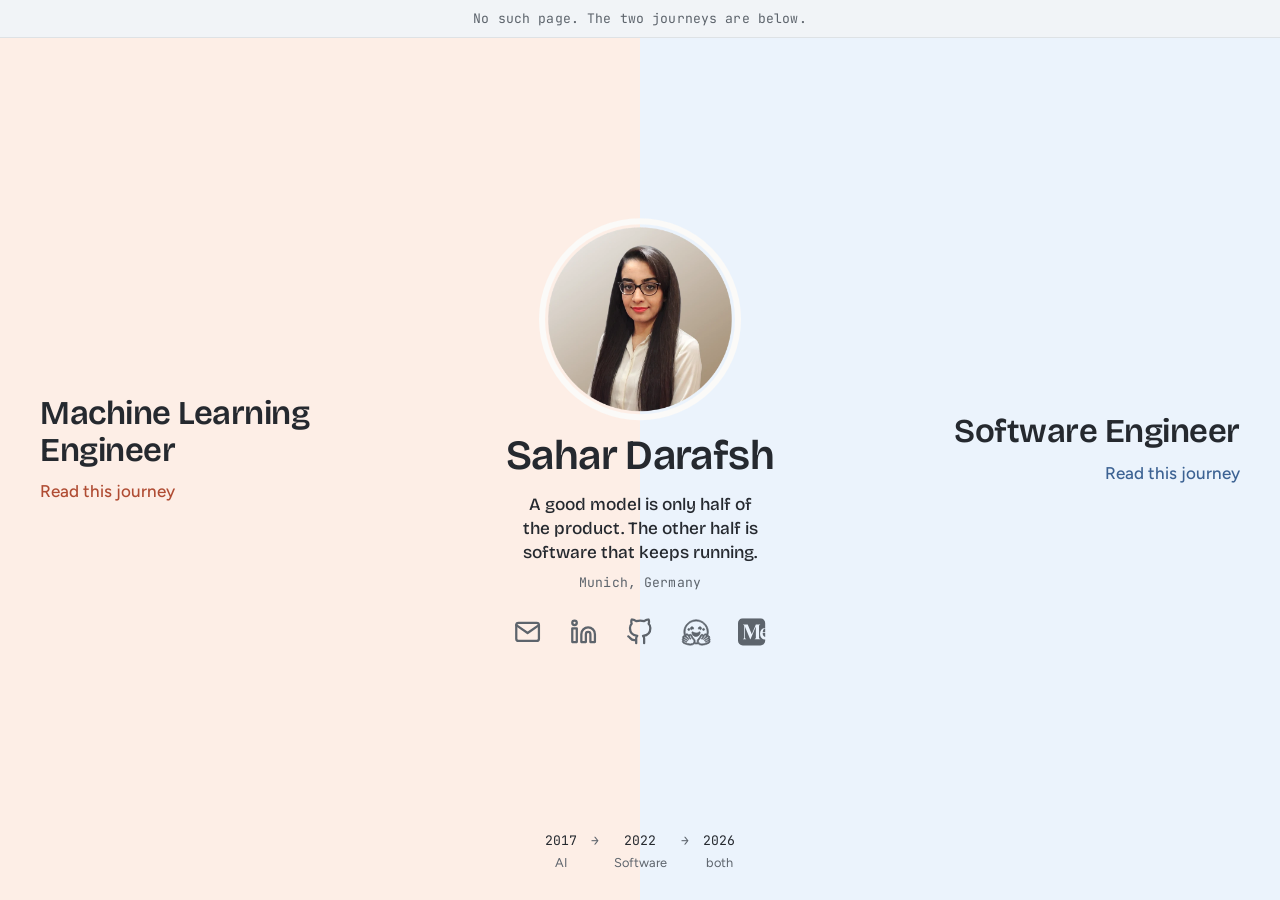
<file: index.html>
<!doctype html>
<html lang="en">
  <head>
    <meta charset="UTF-8" />
    <meta name="viewport" content="width=device-width, initial-scale=1.0" />
    <meta name="author" content="Sahar Darafsh" />
    <link rel="icon" type="image/svg+xml" href="/favicon.svg" />
    <meta name="theme-color" content="#fcfcfa" />
    <meta property="og:type" content="website" />
    <meta property="og:site_name" content="Sahar Darafsh" />
    <meta property="og:locale" content="en_US" />
    <meta name="twitter:card" content="summary_large_image" />

    <!-- Title, description, canonical, Open Graph and JSON-LD are per route: scripts/prerender.mjs -->
    <title>Sahar Darafsh · Machine Learning and Software Engineer</title>
    <meta name="description" content="Sahar Darafsh, Machine Learning Engineer and Software Engineer in Munich. MSc in AI and Robotics, 4.5 years of Java, open-source computer vision on Hugging Face and PyPI." />
    <meta name="robots" content="index, follow" />
    <link rel="canonical" href="https://sdrfsh.github.io/" />
    <meta property="og:url" content="https://sdrfsh.github.io/" />
    <meta property="og:title" content="Sahar Darafsh · Machine Learning and Software Engineer" />
    <meta property="og:description" content="Sahar Darafsh, Machine Learning Engineer and Software Engineer in Munich. MSc in AI and Robotics, 4.5 years of Java, open-source computer vision on Hugging Face and PyPI." />
    <meta property="og:image" content="https://sdrfsh.github.io/og-image.png" />
    <meta property="og:image:type" content="image/png" />
    <meta property="og:image:width" content="1200" />
    <meta property="og:image:height" content="630" />
    <meta property="og:image:alt" content="Sahar Darafsh, Machine Learning Engineer and Software Engineer in Munich" />
    <meta name="twitter:title" content="Sahar Darafsh · Machine Learning and Software Engineer" />
    <meta name="twitter:description" content="Sahar Darafsh, Machine Learning Engineer and Software Engineer in Munich. MSc in AI and Robotics, 4.5 years of Java, open-source computer vision on Hugging Face and PyPI." />
    <meta name="twitter:image" content="https://sdrfsh.github.io/og-image.png" />
    <meta name="twitter:image:alt" content="Sahar Darafsh, Machine Learning Engineer and Software Engineer in Munich" />
    <script type="application/ld+json">{"@context":"https://schema.org","@graph":[{"@type":"WebSite","@id":"https://sdrfsh.github.io/#website","url":"https://sdrfsh.github.io/","name":"Sahar Darafsh","inLanguage":"en"},{"@type":"ProfilePage","@id":"https://sdrfsh.github.io/","url":"https://sdrfsh.github.io/","name":"Sahar Darafsh · Machine Learning and Software Engineer","description":"Sahar Darafsh, Machine Learning Engineer and Software Engineer in Munich. MSc in AI and Robotics, 4.5 years of Java, open-source computer vision on Hugging Face and PyPI.","inLanguage":"en","isPartOf":{"@id":"https://sdrfsh.github.io/#website"},"mainEntity":{"@id":"https://sdrfsh.github.io/#person"}},{"@type":"Person","@id":"https://sdrfsh.github.io/#person","name":"Sahar Darafsh","url":"https://sdrfsh.github.io/","image":"https://sdrfsh.github.io/og-image.webp","email":"mailto:sahar.drfsh@gmail.com","jobTitle":["Machine Learning Engineer","Software Engineer"],"address":{"@type":"PostalAddress","addressLocality":"Munich","addressCountry":"DE"},"alumniOf":[{"@type":"CollegeOrUniversity","name":"Amirkabir University of Technology"},{"@type":"CollegeOrUniversity","name":"Isfahan University of Technology"}],"knowsLanguage":["English","German","Persian"],"knowsAbout":["Machine Learning","Deep Learning","Computer Vision","Activity Recognition","PyTorch","TensorFlow","OpenCV","Model Context Protocol","RAG","Python","Java","Spring Framework","Test-Driven Development","CI/CD","SonarQube","Docker","Amazon Web Services"],"sameAs":["https://www.linkedin.com/in/sdrfsh/","https://github.com/sdrfsh","https://huggingface.co/sdrfsh","https://medium.com/@sdrfsh"]}]}</script>

    <script>
      // Old hash URLs (/#/ml) become path URLs (/ml) before analytics and the router read the location.
      if (location.hash.startsWith("#/")) history.replaceState(null, "", location.hash.slice(1));
    </script>
    <script async src="https://www.googletagmanager.com/gtag/js?id=G-B7HSXGJV92"></script>
    <script>
      window.dataLayer = window.dataLayer || [];
      function gtag() {
        dataLayer.push(arguments);
      }
      gtag("js", new Date());
      gtag("config", "G-B7HSXGJV92");
    </script>
    <link rel="preconnect" href="https://fonts.googleapis.com" />
    <link rel="preconnect" href="https://fonts.gstatic.com" crossorigin />
    <link
      href="https://fonts.googleapis.com/css2?family=Bricolage+Grotesque:opsz,wght@12..96,500;12..96,600;12..96,700&family=Figtree:wght@400;500;600&family=JetBrains+Mono:wght@400;500&display=swap"
      rel="stylesheet"
    />
    <script type="module" crossorigin src="/assets/index-DTSLbfi1.js"></script>
    <link rel="stylesheet" crossorigin href="/assets/index-CEceZxzV.css">
  </head>
  <body>
    <div id="app" data-prerendered="/"><main class="landing" data-v-9e3d6e36><!----><div class="fork" data-v-9e3d6e36><!--[--><a href="/ml" class="door side-left" data-track="ml" data-v-9e3d6e36 data-v-94a40d3f><span class="door-inner" data-v-94a40d3f><h2 class="headline" data-v-94a40d3f>Machine Learning Engineer</h2><span class="cta" data-v-94a40d3f>Read this journey</span></span></a><a href="/software" class="door side-right" data-track="software" data-v-9e3d6e36 data-v-94a40d3f><span class="door-inner" data-v-94a40d3f><h2 class="headline" data-v-94a40d3f>Software Engineer</h2><span class="cta" data-v-94a40d3f>Read this journey</span></span></a><!--]--><div class="seam" data-v-9e3d6e36><div class="portrait" style="view-transition-name:portrait;" data-v-9e3d6e36><img src="/assets/portrait-Laac6qXs.webp" alt="Portrait of Sahar Darafsh" width="320" height="320" fetchpriority="high" decoding="async" data-v-9e3d6e36></div><h1 tabindex="-1" data-v-9e3d6e36>Sahar Darafsh</h1><p class="tie" data-v-9e3d6e36>A good model is only half of the product. The other half is software that keeps running.</p><p class="where mono" data-v-9e3d6e36>Munich, Germany</p><nav class="contact" aria-label="Contact" data-v-9e3d6e36><!--[--><a href="mailto:sahar.drfsh@gmail.com" aria-label="Email" title="Email" data-v-9e3d6e36><svg class="icon" viewbox="0 0 24 24" fill="none" stroke="currentColor" stroke-width="2" stroke-linecap="round" stroke-linejoin="round" aria-hidden="true" data-v-9e3d6e36 data-v-d94f4dd2><!--[--><path d="M4 4h16c1.1 0 2 .9 2 2v12c0 1.1-.9 2-2 2H4c-1.1 0-2-.9-2-2V6c0-1.1.9-2 2-2z" data-v-d94f4dd2></path><polyline points="22 6 12 13 2 6" data-v-d94f4dd2></polyline><!--]--></svg></a><a href="https://www.linkedin.com/in/sdrfsh/" aria-label="LinkedIn" title="LinkedIn" target="_blank" rel="noopener" data-v-9e3d6e36><svg class="icon" viewbox="0 0 24 24" fill="none" stroke="currentColor" stroke-width="2" stroke-linecap="round" stroke-linejoin="round" aria-hidden="true" data-v-9e3d6e36 data-v-d94f4dd2><!--[--><path d="M16 8a6 6 0 0 1 6 6v7h-4v-7a2 2 0 0 0-2-2 2 2 0 0 0-2 2v7h-4v-7a6 6 0 0 1 6-6z" data-v-d94f4dd2></path><rect x="2" y="9" width="4" height="12" data-v-d94f4dd2></rect><circle cx="4" cy="4" r="2" data-v-d94f4dd2></circle><!--]--></svg></a><a href="https://github.com/sdrfsh" aria-label="GitHub" title="GitHub" target="_blank" rel="noopener" data-v-9e3d6e36><svg class="icon" viewbox="0 0 24 24" fill="none" stroke="currentColor" stroke-width="2" stroke-linecap="round" stroke-linejoin="round" aria-hidden="true" data-v-9e3d6e36 data-v-d94f4dd2><path d="M9 19c-5 1.5-5-2.5-7-3m14 6v-3.87a3.37 3.37 0 0 0-.94-2.61c3.14-.35 6.44-1.54 6.44-7A5.44 5.44 0 0 0 20 4.77 5.07 5.07 0 0 0 19.91 1S18.73.65 16 2.48a13.38 13.38 0 0 0-7 0C6.27.65 5.09 1 5.09 1A5.07 5.07 0 0 0 5 4.77a5.44 5.44 0 0 0-1.5 3.78c0 5.42 3.3 6.61 6.44 7A3.37 3.37 0 0 0 9 18.13V22" data-v-d94f4dd2></path></svg></a><a href="https://huggingface.co/sdrfsh" aria-label="Hugging Face" title="Hugging Face" target="_blank" rel="noopener" data-v-9e3d6e36><svg class="icon hf-icon" viewbox="0 0 24 24" fill="currentColor" fill-rule="evenodd" stroke="currentColor" stroke-width="0.55" stroke-linejoin="round" aria-hidden="true" data-v-9e3d6e36 data-v-d94f4dd2><path d="M16.781 3.277c2.997 1.704 4.844 4.851 4.844 8.258 0 .995-.155 1.955-.443 2.857a1.332 1.332 0 011.125.4 1.41 1.41 0 01.2 1.723c.204.165.352.385.428.632l.017.062c.06.222.12.69-.2 1.166.244.37.279.836.093 1.236-.255.57-.893 1.018-2.128 1.5l-.202.078-.131.048c-.478.173-.89.295-1.061.345l-.086.024c-.89.243-1.808.375-2.732.394-1.32 0-2.3-.36-2.923-1.067a9.852 9.852 0 01-3.18.018C9.778 21.647 8.802 22 7.494 22a11.249 11.249 0 01-2.541-.343l-.221-.06-.273-.08a16.574 16.574 0 01-1.175-.405c-1.237-.483-1.875-.93-2.13-1.501-.186-.4-.151-.867.093-1.236a1.42 1.42 0 01-.2-1.166c.069-.273.226-.516.447-.694a1.41 1.41 0 01.2-1.722c.233-.248.557-.391.917-.407l.078-.001a9.385 9.385 0 01-.44-2.85c0-3.407 1.847-6.554 4.844-8.258a9.822 9.822 0 019.687 0zM4.188 14.758c.125.687 2.357 2.35 2.14 2.707-.19.315-.796-.239-.948-.386l-.041-.04-.168-.147c-.561-.479-2.304-1.9-2.74-1.432-.43.46.119.859 1.055 1.42l.784.467.136.083c1.045.643 1.12.84.95 1.113-.188.295-3.07-2.1-3.34-1.083-.27 1.011 2.942 1.304 2.744 2.006-.2.7-2.265-1.324-2.685-.537-.425.79 2.913 1.718 2.94 1.725l.16.04.175.042c1.227.284 3.565.65 4.435-.604.673-.973.64-1.709-.248-2.61l-.057-.057c-.945-.928-1.495-2.288-1.495-2.288l-.017-.058-.025-.072c-.082-.22-.284-.639-.63-.584-.46.073-.798 1.21.12 1.933l.05.038c.977.721-.195 1.21-.573.534l-.058-.104-.143-.25c-.463-.799-1.282-2.111-1.739-2.397-.532-.332-.907-.148-.782.541zm14.842-.541c-.533.335-1.563 2.074-1.94 2.751a.613.613 0 01-.687.302.436.436 0 01-.176-.098.303.303 0 01-.049-.06l-.014-.028-.008-.02-.007-.019-.003-.013-.003-.017a.289.289 0 01-.004-.048c0-.12.071-.266.25-.427.026-.024.054-.047.084-.07l.047-.036c.022-.016.043-.032.063-.049.883-.71.573-1.81.131-1.917l-.031-.006-.056-.004a.368.368 0 00-.062.006l-.028.005-.042.014-.039.017-.028.015-.028.019-.036.027-.023.02c-.173.158-.273.428-.31.542l-.016.054s-.53 1.309-1.439 2.234l-.054.054c-.365.358-.596.69-.702 1.018-.143.437-.066.868.21 1.353.055.097.117.195.187.296.882 1.275 3.282.876 4.494.59l.286-.07.25-.074c.276-.084.736-.233 1.2-.42l.188-.077.065-.028.064-.028.124-.056.081-.038c.529-.252.964-.543.994-.827l.001-.036a.299.299 0 00-.037-.139c-.094-.176-.271-.212-.491-.168l-.045.01c-.044.01-.09.024-.136.04l-.097.035-.054.022c-.559.23-1.238.705-1.607.745h.006a.452.452 0 01-.05.003h-.024l-.024-.003-.023-.005c-.068-.016-.116-.06-.14-.142a.22.22 0 01-.005-.1c.062-.345.958-.595 1.713-.91l.066-.028c.528-.224.97-.483.985-.832v-.04a.47.47 0 00-.016-.098c-.048-.18-.175-.251-.36-.251-.785 0-2.55 1.36-2.92 1.36-.025 0-.048-.007-.058-.024a.6.6 0 01-.046-.088c-.1-.238.068-.462 1.06-1.066l.209-.126c.538-.32 1.01-.588 1.341-.831.29-.212.475-.406.503-.6l.003-.028c.008-.113-.038-.227-.147-.344a.266.266 0 00-.07-.054l-.034-.015-.013-.005a.403.403 0 00-.13-.02c-.162 0-.369.07-.595.18-.637.313-1.431.952-1.826 1.285l-.249.215-.033.033c-.08.078-.288.27-.493.386l-.071.037-.041.019a.535.535 0 01-.122.036h.005a.346.346 0 01-.031.003l.01-.001-.013.001c-.079.005-.145-.021-.19-.095a.113.113 0 01-.014-.065c.027-.465 2.034-1.991 2.152-2.642l.009-.048c.1-.65-.271-.817-.791-.493zM11.938 2.984c-4.798 0-8.688 3.829-8.688 8.55 0 .692.083 1.364.24 2.008l.008-.009c.252-.298.612-.46 1.017-.46.355.008.699.117.993.312.22.14.465.384.715.694.261-.372.69-.598 1.15-.605.852 0 1.367.728 1.562 1.383l.047.105.06.127c.192.396.595 1.139 1.143 1.68 1.06 1.04 1.324 2.115.8 3.266a8.865 8.865 0 002.024-.014c-.505-1.12-.26-2.17.74-3.186l.066-.066c.695-.684 1.157-1.69 1.252-1.912.195-.655.708-1.383 1.56-1.383.46.007.889.233 1.15.605.25-.31.495-.553.718-.694a1.87 1.87 0 01.99-.312c.357 0 .682.126.925.36.14-.61.215-1.245.215-1.898 0-4.722-3.89-8.55-8.687-8.55zm1.857 8.926l.439-.212c.553-.264.89-.383.89.152 0 1.093-.771 3.208-3.155 3.262h-.184c-2.325-.052-3.116-2.06-3.156-3.175l-.001-.087c0-1.107 1.452.586 3.25.586.716 0 1.379-.272 1.917-.526zm4.017-3.143c.45 0 .813.358.813.8 0 .441-.364.8-.813.8a.806.806 0 01-.812-.8c0-.442.364-.8.812-.8zm-11.624 0c.448 0 .812.358.812.8 0 .441-.364.8-.812.8a.806.806 0 01-.813-.8c0-.442.364-.8.813-.8zm7.79-.841c.32-.384.846-.54 1.33-.394.483.146.83.564.878 1.06.048.495-.212.97-.659 1.203-.322.168-.447-.477-.767-.585l.002-.003c-.287-.098-.772.362-.925.079a1.215 1.215 0 01.14-1.36zm-4.323 0c.322.384.377.92.14 1.36-.152.283-.64-.177-.925-.079l.003.003c-.108.036-.194.134-.273.24l-.118.165c-.11.15-.22.262-.377.18a1.226 1.226 0 01-.658-1.204c.048-.495.395-.913.878-1.059a1.262 1.262 0 011.33.394z" data-v-d94f4dd2></path></svg></a><a href="https://medium.com/@sdrfsh" aria-label="Medium" title="Medium" target="_blank" rel="noopener" data-v-9e3d6e36><svg class="icon brand" viewbox="0 0 24 24" fill="currentColor" aria-hidden="true" data-v-9e3d6e36 data-v-d94f4dd2><path d="M4.21 0A4.201 4.201 0 0 0 0 4.21v15.58A4.201 4.201 0 0 0 4.21 24h15.58A4.201 4.201 0 0 0 24 19.79v-1.093c-.137.013-.278.02-.422.02-2.577 0-4.027-2.146-4.09-4.832a7.592 7.592 0 0 1 .022-.708c.093-1.186.475-2.241 1.105-3.022a3.885 3.885 0 0 1 1.395-1.1c.468-.237 1.127-.367 1.664-.367h.023c.101 0 .202.004.303.01V4.211A4.201 4.201 0 0 0 19.79 0Zm.198 5.583h4.165l3.588 8.435 3.59-8.435h3.864v.146l-.019.004c-.705.16-1.063.397-1.063 1.254h-.003l.003 10.274c.06.676.424.885 1.063 1.03l.02.004v.145h-4.923v-.145l.019-.005c.639-.144.994-.353 1.054-1.03V7.267l-4.745 11.15h-.261L6.15 7.569v9.445c0 .857.358 1.094 1.063 1.253l.02.004v.147H4.405v-.147l.019-.004c.705-.16 1.065-.397 1.065-1.253V6.987c0-.857-.358-1.094-1.064-1.254l-.018-.004zm19.25 3.668c-1.086.023-1.733 1.323-1.813 3.124H24V9.298a1.378 1.378 0 0 0-.342-.047Zm-1.862 3.632c-.1 1.756.86 3.239 2.204 3.634v-3.634z" data-v-d94f4dd2></path></svg></a><!--]--></nav></div><ol class="strip" aria-label="Timeline" data-v-9e3d6e36><!--[--><li data-v-9e3d6e36><span class="stop" data-v-9e3d6e36><span class="year" data-v-9e3d6e36>2017</span><span class="label" data-v-9e3d6e36>AI</span></span></li><li data-v-9e3d6e36><span class="stop" data-v-9e3d6e36><span class="year" data-v-9e3d6e36>2022</span><span class="label" data-v-9e3d6e36>Software</span></span></li><li data-v-9e3d6e36><span class="stop" data-v-9e3d6e36><span class="year" data-v-9e3d6e36>2026</span><span class="label" data-v-9e3d6e36>both</span></span></li><!--]--></ol></div></main></div>
  </body>
</html>
</file>
<file: assets/index-CEceZxzV.css>
:root{--lightningcss-light:initial;--lightningcss-dark: ;color-scheme:light;--bg:#fbfaf8;--paper:#fff;--ink:#25292f;--muted:#5d646c;--line:#dee2e5;--soft:#f1f4f7;--accent-ml:#b04c33;--accent-ml-soft:#ffe5d8;--accent-sw:#3c6293;--accent-sw-soft:#deedff;--accent:var(--accent-sw);--accent-soft:var(--accent-sw-soft);--font-display:"Bricolage Grotesque", system-ui, sans-serif;--font-body:"Figtree", system-ui, sans-serif;--font-mono:"JetBrains Mono", ui-monospace, monospace;--measure:66ch;--page:1040px;--gutter:clamp(1.25rem, 4vw, 2.5rem);--header-h:3.5rem;--vt-duration:.42s;--vt-ease:cubic-bezier(.22, .61, .36, 1)}[data-track=ml]{--accent:var(--accent-ml);--accent-soft:var(--accent-ml-soft)}[data-track=software],html[data-warm=software][data-track=ml],html[data-warm=software] [data-track=ml]{--accent:var(--accent-sw);--accent-soft:var(--accent-sw-soft)}html[data-warm=software][data-track=software],html[data-warm=software] [data-track=software]{--accent:var(--accent-ml);--accent-soft:var(--accent-ml-soft)}*,:before,:after{box-sizing:border-box}html{scroll-behavior:smooth;scroll-padding-top:calc(var(--header-h) + 1rem)}html[data-vt]{scroll-behavior:auto}section[id]{scroll-margin-top:calc(var(--header-h) + 1rem)}body{background:var(--bg);color:var(--ink);font-family:var(--font-body);-webkit-font-smoothing:antialiased;margin:0;font-size:1.0625rem;line-height:1.6}img{max-width:100%;display:block}h1,h2,h3,h4{font-family:var(--font-display);text-wrap:balance;margin:0;line-height:1.1}h1:focus{outline:none}p{max-width:var(--measure);margin:0}ul,ol{margin:0;padding:0;list-style:none}a{color:inherit;text-underline-offset:3px;text-decoration-thickness:1px;-webkit-text-decoration-color:color-mix(in srgb, var(--accent) 80%, transparent);text-decoration-color:color-mix(in srgb, var(--accent) 80%, transparent)}a:hover{-webkit-text-decoration-color:var(--accent);text-decoration-color:var(--accent)}:focus-visible{outline:2px solid var(--accent);outline-offset:3px;border-radius:3px}button{font:inherit;color:inherit}.container{max-width:var(--page);padding-inline:var(--gutter);margin-inline:auto}.mono{font-family:var(--font-mono);letter-spacing:.01em;color:var(--muted);font-size:.82rem}.eyebrow{font-family:var(--font-mono);letter-spacing:.08em;text-transform:uppercase;color:var(--muted);font-size:.74rem}html.js [data-reveal]{opacity:0;transition:opacity .5s,translate .5s;transition-delay:calc(var(--i,0) * 60ms);translate:0 12px}html.js [data-reveal].is-in{opacity:1;translate:none}@media (prefers-reduced-motion:reduce){[data-reveal]{opacity:1!important;transition:none!important;translate:none!important}*,:before,:after{transition:none!important;animation:none!important}}::view-transition-group(*){animation-duration:var(--vt-duration);animation-timing-function:var(--vt-ease)}::view-transition-old(root){animation-duration:var(--vt-duration);animation-timing-function:var(--vt-ease);mix-blend-mode:normal}::view-transition-new(root){animation-duration:var(--vt-duration);animation-timing-function:var(--vt-ease);mix-blend-mode:normal}::view-transition-group(portrait){z-index:3}::view-transition-group(journey-header){z-index:4}::view-transition-group(track-indicator){z-index:5}:root[data-vt-to=ml]::view-transition-old(root){animation-name:vt-exit-right}:root[data-vt-to=ml]::view-transition-new(root){animation-name:vt-enter-left}:root[data-vt-to=software]::view-transition-old(root){animation-name:vt-exit-left}:root[data-vt-to=software]::view-transition-new(root){animation-name:vt-enter-right}:root[data-vt=return][data-vt-from=ml]::view-transition-old(root){animation-name:vt-exit-left}:root[data-vt=return][data-vt-from=ml]::view-transition-new(root){animation-name:vt-enter-right}:root[data-vt=return][data-vt-from=software]::view-transition-old(root){animation-name:vt-exit-right}:root[data-vt=return][data-vt-from=software]::view-transition-new(root){animation-name:vt-enter-left}@keyframes vt-exit-left{to{transform:translate(-100%)}}@keyframes vt-enter-left{0%{transform:translate(-100%)}}@keyframes vt-exit-right{to{transform:translate(100%)}}@keyframes vt-enter-right{0%{transform:translate(100%)}}.door[data-v-94a40d3f]{padding:var(--gutter);color:var(--ink);background:color-mix(in srgb, var(--accent-soft) 55%, var(--bg));align-content:center;text-decoration:none;transition:background-color .32s,opacity .32s;display:grid}.door[data-v-94a40d3f]:hover,.door[data-v-94a40d3f]:focus-visible{background:color-mix(in srgb, var(--accent-soft) 90%, var(--bg))}.door[data-v-94a40d3f]:focus-visible{outline-offset:-6px;border-radius:0}.door-inner[data-v-94a40d3f]{gap:.6rem;max-width:min(26rem,50vw - 15rem);display:grid}.side-left .door-inner[data-v-94a40d3f]{text-align:left;justify-self:start}.side-right .door-inner[data-v-94a40d3f]{text-align:right;justify-self:end}.headline[data-v-94a40d3f]{letter-spacing:-.015em;font-size:clamp(1.5rem,2.6vw,2.35rem);font-weight:600}.cta[data-v-94a40d3f]{color:var(--accent);font-weight:500}@media (width<=650px){.door[data-v-94a40d3f]{min-height:7.5rem;padding:1.25rem var(--gutter)}.door-inner[data-v-94a40d3f],.side-right .door-inner[data-v-94a40d3f]{text-align:left;justify-self:start;max-width:none}.headline[data-v-94a40d3f]{font-size:1.45rem}}.icon[data-v-d94f4dd2]{flex-shrink:0;width:1.15em;height:1.15em}.icon.hf-icon[data-v-d94f4dd2]{width:1.3em;height:1.3em}.landing[data-v-9e3d6e36]{min-height:100svh;display:grid}.notice[data-v-9e3d6e36]{inset-inline:0;z-index:2;padding:.5rem var(--gutter);text-align:center;background:var(--soft);border-bottom:1px solid var(--line);max-width:none;margin:0;position:absolute;top:0}.fork[data-v-9e3d6e36]{--seam-w:min(27rem, 90vw);--grown:calc(50% + var(--seam-w) / 2 + 15px);grid-template-columns:1fr 1fr;min-height:100svh;transition:grid-template-columns .36s;display:grid;position:relative}.fork[data-v-9e3d6e36]:has(.door[data-track=ml]:focus-visible){grid-template-columns:var(--grown) 1fr}.fork[data-v-9e3d6e36]:has(.door[data-track=software]:focus-visible){grid-template-columns:1fr var(--grown)}@media (hover:hover){.fork[data-v-9e3d6e36]:has(.door[data-track=ml]:hover){grid-template-columns:var(--grown) 1fr}.fork[data-v-9e3d6e36]:has(.door[data-track=software]:hover){grid-template-columns:1fr var(--grown)}.fork:has(.door:hover) .door[data-v-9e3d6e36]:not(:hover){opacity:.82}}.seam[data-v-9e3d6e36]{width:var(--seam-w);text-align:center;pointer-events:none;justify-items:center;gap:.45rem;display:grid;position:absolute;top:50%;left:50%;transform:translate(-50%,-52%)}.portrait[data-v-9e3d6e36]{margin-bottom:.75rem}.portrait img[data-v-9e3d6e36]{width:clamp(140px,15vw,190px);height:auto;box-shadow:0 0 0 6px var(--bg);border-radius:50%}h1[data-v-9e3d6e36]{letter-spacing:-.015em;font-size:clamp(1.9rem,3.4vw,2.6rem);font-weight:600}.tie[data-v-9e3d6e36]{font-family:var(--font-display);text-wrap:balance;max-width:30ch;margin-top:.4rem;font-size:1.08rem;font-weight:500;line-height:1.4}.where[data-v-9e3d6e36]{max-width:none}.contact[data-v-9e3d6e36]{pointer-events:auto;gap:.25rem;margin-top:.35rem;display:flex}.contact a[data-v-9e3d6e36]{width:3.25rem;height:3.25rem;color:var(--muted);border-radius:50%;place-items:center;display:inline-grid}.contact a[data-v-9e3d6e36]:hover{color:var(--ink);background:color-mix(in srgb, var(--ink) 8%, transparent)}.contact[data-v-9e3d6e36] .icon{width:1.7rem;height:1.7rem}.contact[data-v-9e3d6e36] .icon.hf-icon{width:1.9rem;height:1.9rem}.strip[data-v-9e3d6e36]{inset-inline:0;pointer-events:none;justify-content:center;align-items:start;gap:.9rem;display:flex;position:absolute;bottom:clamp(1rem,3vh,2rem)}.strip li[data-v-9e3d6e36]{align-items:start;gap:.9rem;display:flex}.strip li+li[data-v-9e3d6e36]:before{content:"→";font-family:var(--font-mono);color:var(--muted);font-size:.82rem;line-height:1.6}.strip .stop[data-v-9e3d6e36]{justify-items:center;gap:.1rem;display:grid}.strip .year[data-v-9e3d6e36]{font-family:var(--font-mono);color:var(--ink);font-size:.82rem}.strip .label[data-v-9e3d6e36]{color:var(--muted);font-size:.8rem}@media (width<=650px){.fork[data-v-9e3d6e36]{grid-template-rows:auto auto auto auto;grid-template-columns:1fr;min-height:100svh}:is(.fork[data-v-9e3d6e36]:has(.door:hover),.fork[data-v-9e3d6e36]:has(.door:focus-visible)){grid-template-columns:1fr}.seam[data-v-9e3d6e36]{width:auto;padding:1.75rem var(--gutter) 1rem;pointer-events:auto;order:-1;gap:.3rem;position:static;transform:none}.portrait[data-v-9e3d6e36]{margin-bottom:.4rem}.portrait img[data-v-9e3d6e36]{width:112px}h1[data-v-9e3d6e36]{font-size:1.7rem}.tie[data-v-9e3d6e36]{font-size:.98rem}.strip[data-v-9e3d6e36]{padding:1rem var(--gutter) 1.25rem;position:static}}
</file>
<file: assets/JourneyView-Bb5EBAHw.css>
.toggle[data-v-a5701a29]{border:1px solid var(--line);background:var(--soft);border-radius:999px;flex-shrink:0;padding:3px;display:inline-flex}.seg[data-v-a5701a29]{min-width:3.4rem;height:1.9rem;color:var(--muted);white-space:nowrap;border-radius:999px;place-items:center;padding-inline:.75rem;font-size:.85rem;font-weight:500;text-decoration:none;display:inline-grid}.seg[data-v-a5701a29]:hover{color:var(--ink)}.seg[aria-current=page][data-v-a5701a29]{background:var(--ink);color:var(--bg);view-transition-name:track-indicator}.seg[data-v-a5701a29]:focus-visible{outline-offset:1px;border-radius:999px}.header[data-v-14e1791b]{z-index:10;background:color-mix(in srgb, var(--bg) 84%, transparent);-webkit-backdrop-filter:blur(10px);border-bottom:1px solid var(--line);position:sticky;top:0}.inner[data-v-14e1791b]{height:var(--header-h);align-items:center;gap:.75rem;display:flex}.wordmark[data-v-14e1791b]{font-family:var(--font-display);color:var(--ink);white-space:nowrap;margin-right:auto;font-size:1.02rem;font-weight:600;text-decoration:none}.initials[data-v-14e1791b]{display:none}.sections[data-v-14e1791b]{align-items:center;gap:.25rem 1.3rem;display:flex}.sections a[data-v-14e1791b]{color:var(--muted);font-size:.93rem;text-decoration:none}.sections a[data-v-14e1791b]:hover{color:var(--ink)}.sections a.active[data-v-14e1791b]{color:var(--ink);text-decoration:underline;-webkit-text-decoration-color:var(--accent);text-decoration-color:var(--accent);text-underline-offset:6px;font-weight:500;text-decoration-thickness:2px}.sections .cv-button[data-v-14e1791b]{background:var(--ink);color:var(--paper);white-space:nowrap;opacity:0;visibility:hidden;border-radius:999px;padding:.4rem .95rem;font-size:.86rem;font-weight:500;transition:opacity .18s,visibility .18s}.cv-visible .cv-button[data-v-14e1791b]{opacity:1;visibility:visible}.sections .cv-button[data-v-14e1791b]:hover{color:var(--paper);font-weight:700}.cv-short[data-v-14e1791b]{display:none}.menu-toggle[data-v-14e1791b]{border:1px solid var(--line);background:var(--paper);cursor:pointer;border-radius:8px;flex-direction:column;justify-content:center;gap:5px;width:2.25rem;height:2.25rem;padding:0;display:none}.bar[data-v-14e1791b]{background:var(--ink);border-radius:1px;width:1.1rem;height:2px;margin-inline:auto;transition:transform .15s,opacity .15s;display:block}.menu-toggle[aria-expanded=true] .bar[data-v-14e1791b]:first-child{transform:translateY(7px)rotate(45deg)}.menu-toggle[aria-expanded=true] .bar[data-v-14e1791b]:nth-child(2){opacity:0}.menu-toggle[aria-expanded=true] .bar[data-v-14e1791b]:nth-child(3){transform:translateY(-7px)rotate(-45deg)}@media (width<=880px){.menu-toggle[data-v-14e1791b]{display:flex}.sections[data-v-14e1791b]{inset-inline:0;padding:.75rem var(--gutter) 1.25rem;background:var(--paper);border-bottom:1px solid var(--line);opacity:0;visibility:hidden;pointer-events:none;flex-direction:column;align-items:flex-start;gap:.25rem;transition:transform .22s,opacity .2s,visibility .22s;position:absolute;top:100%;transform:translateY(-8px)}.sections.open[data-v-14e1791b]{opacity:1;visibility:visible;pointer-events:auto;transform:translateY(0)}.sections a[data-v-14e1791b]{width:100%;padding-block:.6rem}.sections .cv-button[data-v-14e1791b]{opacity:1;visibility:visible;width:auto;margin-top:.5rem}.cv-long[data-v-14e1791b]{display:none}.cv-short[data-v-14e1791b]{display:inline}}@media (width<=340px){.full[data-v-14e1791b]{display:none}.initials[data-v-14e1791b]{display:inline}}.hero[data-v-3cd8891c]{padding-block:clamp(2.5rem,7vw,5rem) clamp(2rem,5vw,3.5rem)}.grid[data-v-3cd8891c]{grid-template-columns:minmax(0,1fr) auto;align-items:start;gap:2rem 3rem;display:grid}h1[data-v-3cd8891c]{letter-spacing:-.02em;font-size:clamp(2rem,4.2vw,3.1rem);font-weight:700}.summary[data-v-3cd8891c]{color:var(--ink);white-space:pre-line;margin-top:1.1rem;font-size:1.08rem}.cv[data-v-3cd8891c]{background:var(--ink);color:var(--paper);border-radius:999px;align-items:baseline;gap:.4rem;margin-top:1.4rem;padding:.55rem 1.1rem;font-weight:500;text-decoration:none;transition:box-shadow .22s;display:inline-flex}.cv[data-v-3cd8891c]:hover{box-shadow:0 0 0 4px var(--accent-soft), 0 0 22px 6px var(--accent-soft);font-weight:700}.portrait img[data-v-3cd8891c]{width:clamp(96px,12vw,150px);height:auto;box-shadow:0 0 0 4px var(--accent-soft);border-radius:50%}@media (width<=650px){.grid[data-v-3cd8891c]{grid-template-columns:1fr}.portrait[data-v-3cd8891c]{order:-1}.portrait img[data-v-3cd8891c]{width:88px}}.thread[data-v-f5b5b16e]{padding-block:1rem 3rem}.movement[data-v-f5b5b16e]{border-top:1px solid var(--line);padding-block:clamp(2rem,5vw,3.5rem)}.movement-head[data-v-f5b5b16e]{gap:.35rem;margin-bottom:1.75rem;display:grid}.movement-head h2[data-v-f5b5b16e]{letter-spacing:-.01em;font-size:clamp(1.5rem,3vw,2.1rem);font-weight:600}.stops[data-v-f5b5b16e]{gap:2rem;display:grid;position:relative}.stop[data-v-f5b5b16e]{grid-template-columns:11.5rem minmax(0,1fr);gap:.5rem 1.5rem;display:grid;position:relative}.stop[data-v-f5b5b16e]:before{content:"";background:var(--accent);width:9px;height:9px;box-shadow:0 0 0 3px var(--bg);border-radius:50%;position:absolute;top:.45rem;left:11.9rem}.stops[data-v-f5b5b16e]:before{content:"";background:var(--line);width:1px;position:absolute;top:.6rem;bottom:.4rem;left:12.15rem}.period[data-v-f5b5b16e]{top:calc(var(--header-h) + 1rem);text-align:right;white-space:nowrap;align-self:start;max-width:none;padding-right:1.5rem;position:sticky}.body[data-v-f5b5b16e]{gap:.55rem;display:grid}.body h3[data-v-f5b5b16e]{font-size:1.15rem;font-weight:600}.claim a[data-v-f5b5b16e],.claim-text[data-v-f5b5b16e]{font-weight:500}.claim a.plain[data-v-f5b5b16e]{text-decoration:none}.qualifier[data-v-f5b5b16e],.note[data-v-f5b5b16e]{color:var(--muted)}.links[data-v-f5b5b16e]{flex-wrap:wrap;gap:.4rem 1.4rem;margin-top:.2rem;display:flex}.links a[data-v-f5b5b16e]{align-items:center;gap:.4rem;font-size:.95rem;font-weight:500;text-decoration:none;display:inline-flex}.links a[data-v-f5b5b16e]:hover{text-decoration:underline}.links .writeup a[data-v-f5b5b16e]{color:var(--muted);font-weight:400}.stop[data-kind=interlude] .body[data-v-f5b5b16e]{border-left:3px solid var(--accent-soft);max-width:52ch;padding:1rem 1.25rem}.lead[data-v-f5b5b16e]{font-family:var(--font-display);font-size:1.05rem;font-weight:500}.entries[data-v-f5b5b16e]{gap:.4rem;font-size:.95rem;display:grid}.entries li[data-v-f5b5b16e]{grid-template-columns:9rem minmax(0,1fr);gap:.75rem;display:grid}.cross[data-v-f5b5b16e]{color:var(--accent);justify-self:start;font-weight:500}.movement:not(.wide) .body p[data-v-f5b5b16e]{max-width:58ch}@media (width<=720px){.stop[data-v-f5b5b16e]{grid-template-columns:minmax(0,1fr);gap:.25rem;padding-left:1.25rem}.stop[data-v-f5b5b16e]:before{top:.5rem;left:-1px}.stops[data-v-f5b5b16e]:before{left:.25rem}.period[data-v-f5b5b16e]{text-align:left;padding-right:0;position:static}.entries li[data-v-f5b5b16e]{grid-template-columns:minmax(0,1fr);gap:.1rem}}.beat[data-v-0db9a920]{gap:.75rem;display:grid}h3[data-v-0db9a920]{font-size:1.15rem;font-weight:600}dl[data-v-0db9a920]{grid-template-columns:6rem minmax(0,1fr);gap:.45rem 1rem;margin:0;display:grid}dt[data-v-0db9a920]{font-family:var(--font-mono);letter-spacing:.08em;text-transform:uppercase;color:var(--muted);padding-top:.3rem;font-size:.72rem}dd[data-v-0db9a920]{max-width:62ch;margin:0}dd+dd[data-v-0db9a920]{grid-column:2}@media (width<=560px){dl[data-v-0db9a920]{grid-template-columns:minmax(0,1fr);gap:.15rem}dt[data-v-0db9a920]{margin-top:.5rem}dd+dd[data-v-0db9a920]{grid-column:auto}}.chapter[data-v-6c74d688]{grid-template-columns:11.5rem minmax(0,1fr);gap:.5rem 1.5rem;display:grid;position:relative}.chapter[data-v-6c74d688]:before{content:"";background:var(--accent);width:9px;height:9px;box-shadow:0 0 0 3px var(--bg);border-radius:50%;position:absolute;top:.45rem;left:11.9rem}.period[data-v-6c74d688]{top:calc(var(--header-h) + 1rem);text-align:right;align-self:start;max-width:none;padding-right:1.5rem;position:sticky}.body[data-v-6c74d688]{gap:1.25rem;display:grid}.head[data-v-6c74d688]{gap:.3rem;display:grid}.head h2[data-v-6c74d688]{letter-spacing:-.01em;font-size:clamp(1.4rem,2.8vw,1.9rem);font-weight:600}.lead[data-v-6c74d688]{font-family:var(--font-display);font-size:1.08rem;font-weight:500}.lines[data-v-6c74d688]{gap:.4rem;padding-left:1.1rem;list-style:outside;display:grid}.lines li[data-v-6c74d688]{max-width:62ch}.lines li[data-v-6c74d688]::marker{color:var(--muted)}.links[data-v-6c74d688]{flex-wrap:wrap;gap:.4rem 1.4rem;display:flex}.links a[data-v-6c74d688]{align-items:center;gap:.4rem;font-size:.95rem;font-weight:500;text-decoration:none;display:inline-flex}.links a[data-v-6c74d688]:hover{text-decoration:underline}.tech[data-v-6c74d688]{border-top:1px dashed var(--line);max-width:none;padding-top:.5rem}@media (width<=720px){.chapter[data-v-6c74d688]{grid-template-columns:minmax(0,1fr);gap:.25rem;padding-left:1.25rem}.chapter[data-v-6c74d688]:before{top:.5rem;left:-1px}.period[data-v-6c74d688]{text-align:left;padding-right:0;position:static}}.work[data-v-4c63c88f]{padding-block:0 2rem}.timeline[data-v-4c63c88f]{--rail-top:clamp(2rem, 5vw, 3rem);padding-top:var(--rail-top);border-top:1px solid var(--line);gap:3rem;display:grid;position:relative}.timeline[data-v-4c63c88f]:before{content:"";left:12.15rem;top:calc(var(--rail-top) + .6rem);background:var(--line);width:1px;position:absolute;bottom:.4rem}@media (width<=720px){.timeline[data-v-4c63c88f]:before{left:.25rem}}.background[data-v-6fd4ffc5]{border-top:1px solid var(--line);padding-block:clamp(2.5rem,6vw,4rem)}h2[data-v-6fd4ffc5]{margin-bottom:1.5rem;font-size:clamp(1.5rem,3vw,2rem);font-weight:600}.grid[data-v-6fd4ffc5]{grid-template-columns:repeat(2,minmax(0,1fr));gap:2rem 3rem;display:grid}.block[data-v-6fd4ffc5]:first-child{grid-column:1/-1}h3[data-v-6fd4ffc5]{font-size:.78rem;font-family:var(--font-mono);letter-spacing:.08em;text-transform:uppercase;color:var(--muted);margin-bottom:.75rem;font-weight:500}.skills[data-v-6fd4ffc5]{grid-template-columns:13rem minmax(0,1fr);gap:.5rem 1.25rem;margin:0;display:grid}.skills dt[data-v-6fd4ffc5]{font-weight:500}.skills dd[data-v-6fd4ffc5]{color:var(--muted);max-width:none;margin:0}.list[data-v-6fd4ffc5]{gap:.9rem;display:grid}.title[data-v-6fd4ffc5]{font-weight:500}.line[data-v-6fd4ffc5]{color:var(--muted);font-size:.97rem}@media (width<=720px){.grid[data-v-6fd4ffc5]{grid-template-columns:minmax(0,1fr)}.skills[data-v-6fd4ffc5]{grid-template-columns:minmax(0,1fr);gap:.15rem}.skills dd[data-v-6fd4ffc5]{margin-bottom:.6rem}}.contact[data-v-15f62a2f]{border-top:1px solid var(--line);padding-block:clamp(2.5rem,6vw,4rem) clamp(3rem,8vw,5rem)}h2[data-v-15f62a2f]{margin-bottom:.5rem;font-size:clamp(1.5rem,3vw,2rem);font-weight:600}.lede[data-v-15f62a2f]{color:var(--muted)}.links[data-v-15f62a2f]{flex-wrap:wrap;gap:.5rem;margin-top:1rem;display:flex}.links a[data-v-15f62a2f]{width:3.25rem;height:3.25rem;color:var(--muted);border-radius:50%;place-items:center;text-decoration:none;display:inline-grid}.links a[data-v-15f62a2f]:hover{color:var(--accent);background:color-mix(in srgb, var(--ink) 8%, transparent)}.links[data-v-15f62a2f] .icon{width:1.7rem;height:1.7rem}.links[data-v-15f62a2f] .icon.hf-icon{width:1.9rem;height:1.9rem}
</file>
